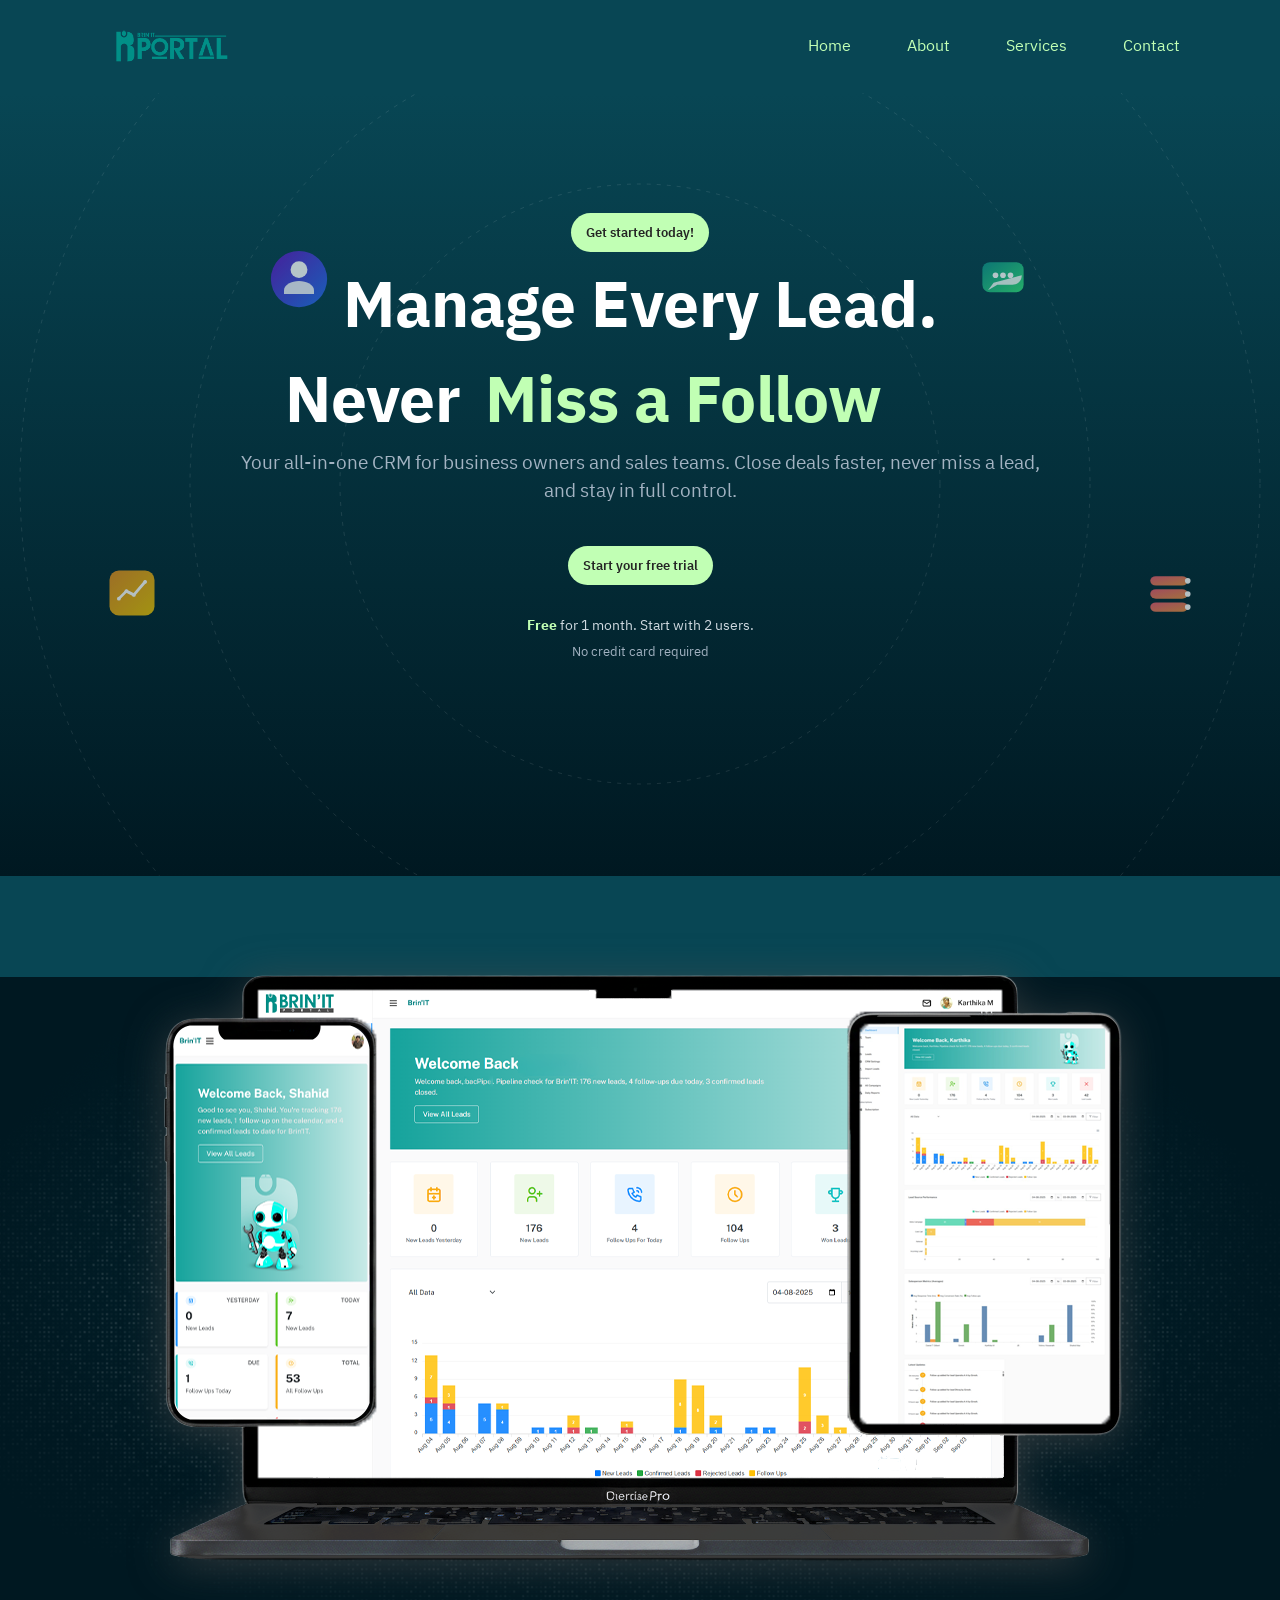
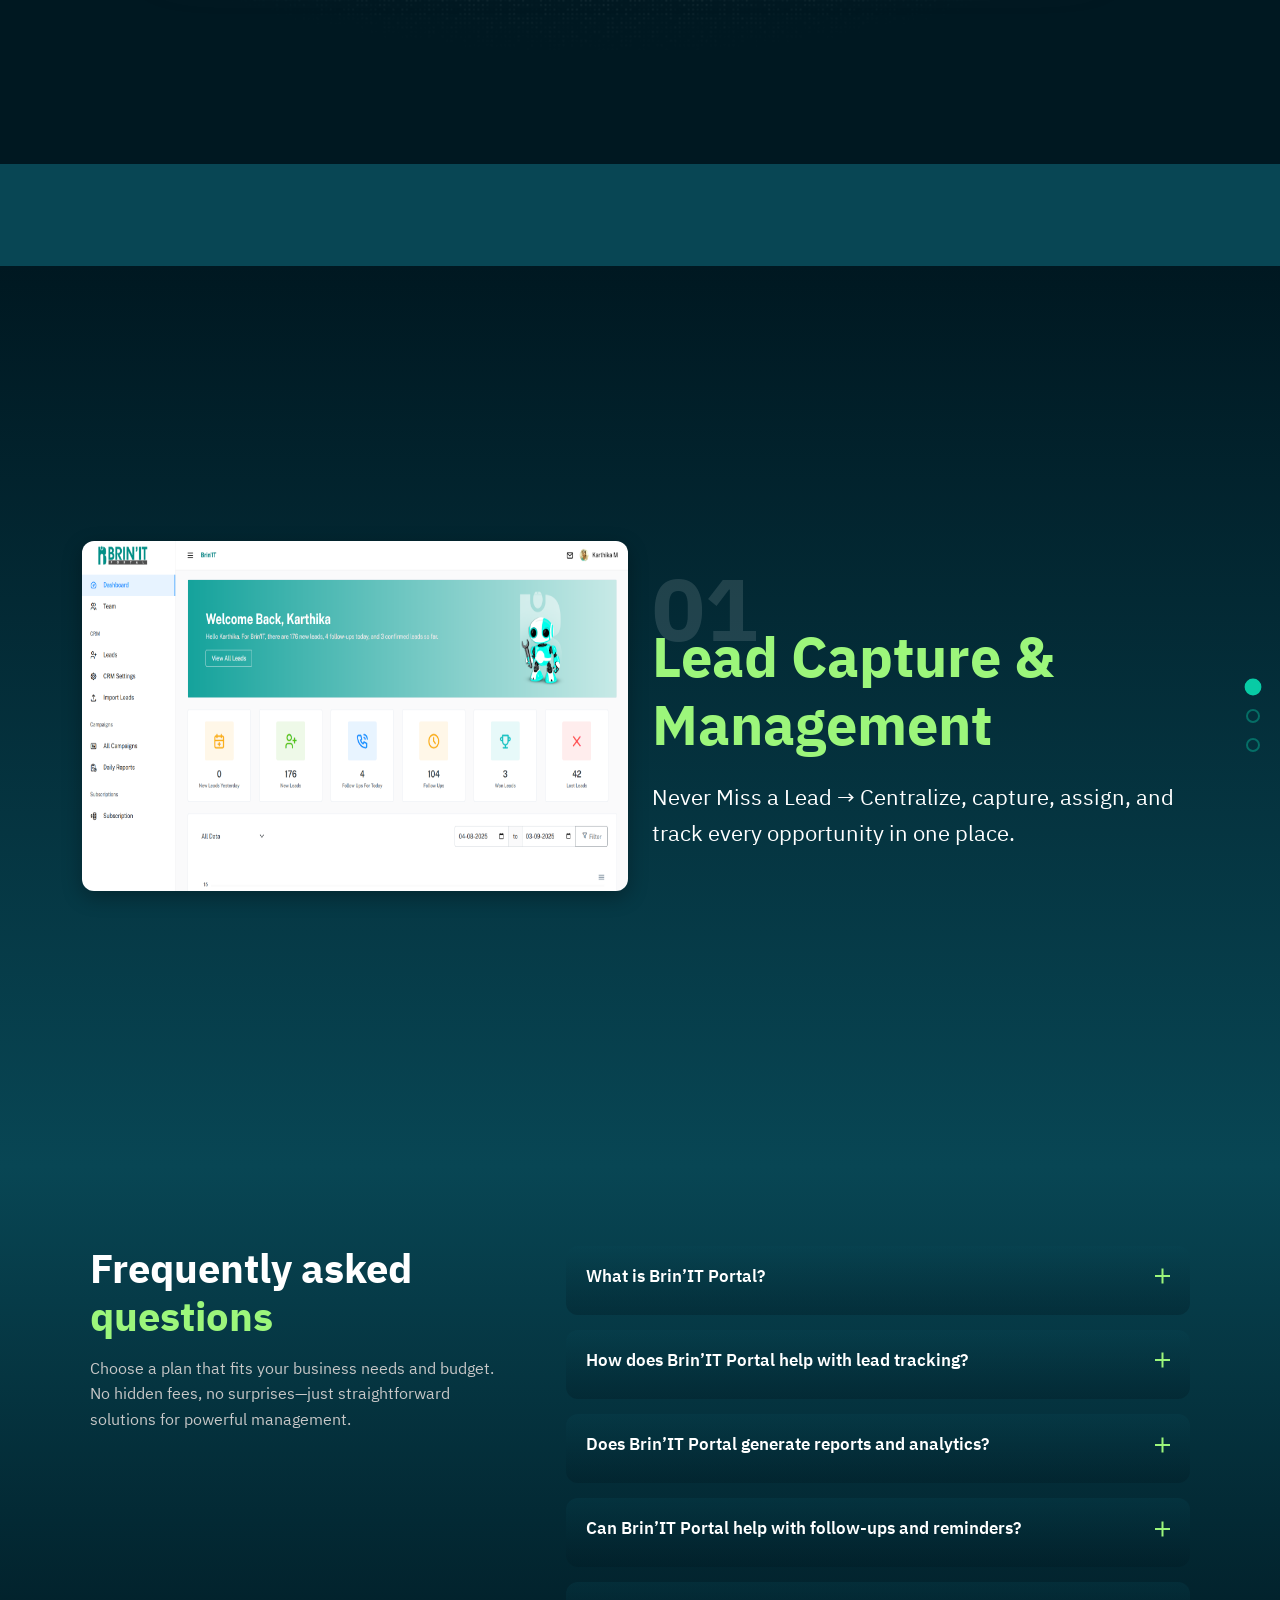
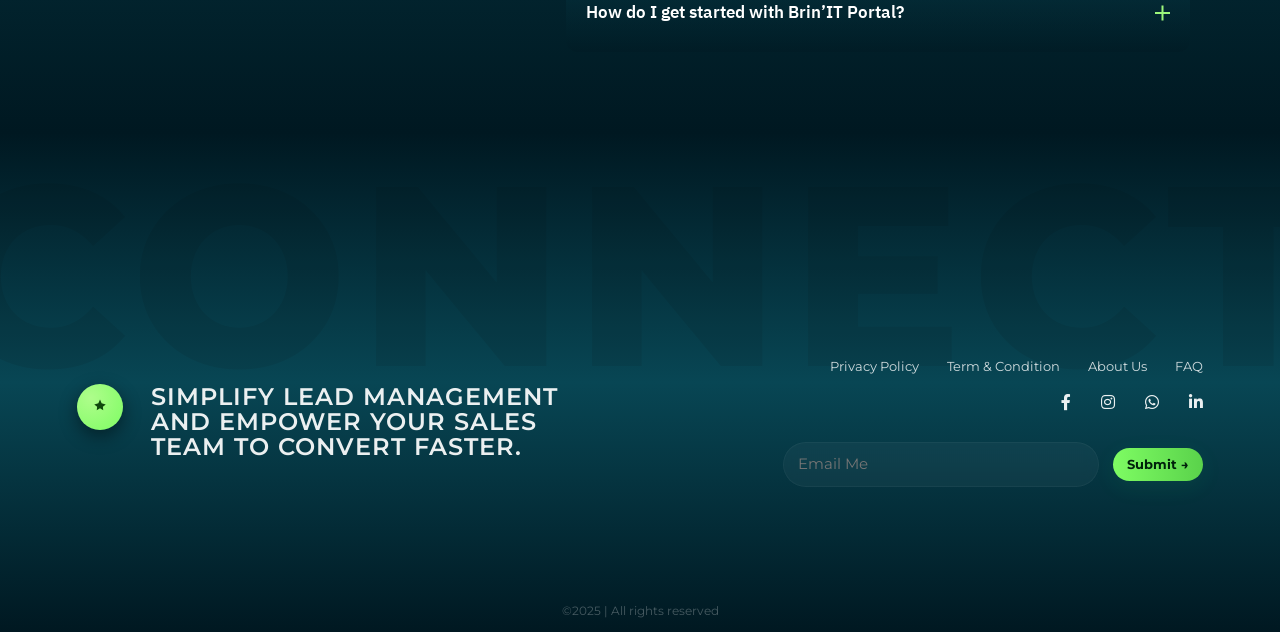
<file: index.html>
<!DOCTYPE html>
<html lang="en">

<head>
    <meta charset="UTF-8" />
    <meta name="viewport" content="width=device-width, initial-scale=1.0" />
    <title>portal</title>

    <link href="https://cdn.jsdelivr.net/npm/bootstrap@5.3.3/dist/css/bootstrap.min.css" rel="stylesheet">
    <link rel="stylesheet" href="assets/css/navfoot.css">
    <link rel="stylesheet" href="assets/css/style.css">
    <link rel="stylesheet" href="https://cdnjs.cloudflare.com/ajax/libs/font-awesome/5.15.4/css/all.min.css">
    <link href="https://fonts.googleapis.com/css2?family=IBM+Plex+Sans+Arabic:wght@400;500;600;700&display=swap"
        rel="stylesheet">
    <link href="https://fonts.googleapis.com/css2?family=Poly:ital@0;1&display=swap" rel="stylesheet">


</head>

<body>
    <div id="navbar"></div>
    <div class="hero">
        <div class="circle-bg">
            <svg viewBox="0 0 1400 1400">
                <circle cx="700" cy="700" r="300"></circle>
                <circle cx="700" cy="700" r="450"></circle>
                <circle cx="700" cy="700" r="620"></circle>
            </svg>
        </div>
<!-- Floating Premium CRM Icons -->
<div class="floating-icons">

  <!-- Contacts / User -->
  <svg class="icon1" viewBox="0 0 64 64">
    <defs>
      <linearGradient id="grad1" x1="0%" y1="0%" x2="100%" y2="100%">
        <stop offset="0%" stop-color="#6a11cb"/>
        <stop offset="100%" stop-color="#2575fc"/>
      </linearGradient>
    </defs>
    <circle cx="32" cy="32" r="30" fill="url(#grad1)" opacity="0.9"/>
    <circle cx="32" cy="22" r="9" fill="#fff"/>
    <path d="M16 44c0-6 8-10 16-10s16 4 16 10v4H16z" fill="#fff" opacity="0.9"/>
  </svg>

  <!-- Chat / Messages -->
  <svg class="icon2" viewBox="0 0 64 64">
    <defs>
      <linearGradient id="grad2" x1="0%" y1="0%" x2="100%" y2="100%">
        <stop offset="0%" stop-color="#11998e"/>
        <stop offset="100%" stop-color="#38ef7d"/>
      </linearGradient>
    </defs>
    <rect x="10" y="14" width="44" height="32" rx="8" fill="url(#grad2)" opacity="0.9"/>
    <path d="M22 36l-6 8 10-6h16c6 0 10-4 10-10" fill="#fff" opacity="0.9"/>
    <circle cx="24" cy="28" r="3" fill="#fff"/>
    <circle cx="32" cy="28" r="3" fill="#fff"/>
    <circle cx="40" cy="28" r="3" fill="#fff"/>
  </svg>

  <!-- Analytics / Dashboard -->
  <svg class="icon3" viewBox="0 0 64 64">
    <defs>
      <linearGradient id="grad3" x1="0%" y1="0%" x2="100%" y2="100%">
        <stop offset="0%" stop-color="#f7971e"/>
        <stop offset="100%" stop-color="#ffd200"/>
      </linearGradient>
    </defs>
    <rect x="8" y="8" width="48" height="48" rx="10" fill="url(#grad3)" opacity="0.9"/>
    <polyline points="18,38 26,30 34,34 46,20" 
      fill="none" stroke="#fff" stroke-width="3" stroke-linecap="round" stroke-linejoin="round"/>
    <circle cx="18" cy="38" r="2" fill="#fff"/>
    <circle cx="26" cy="30" r="2" fill="#fff"/>
    <circle cx="34" cy="34" r="2" fill="#fff"/>
    <circle cx="46" cy="20" r="2" fill="#fff"/>
  </svg>

  <!-- Pipeline / Deals -->
  <svg class="icon5" viewBox="0 0 64 64">
    <defs>
      <linearGradient id="grad5" x1="0%" y1="0%" x2="100%" y2="100%">
        <stop offset="0%" stop-color="#fc6076"/>
        <stop offset="100%" stop-color="#ff9a44"/>
      </linearGradient>
    </defs>
    <rect x="12" y="14" width="40" height="10" rx="6" fill="url(#grad5)" opacity="0.9"/>
    <rect x="12" y="28" width="40" height="10" rx="6" fill="url(#grad5)" opacity="0.9"/>
    <rect x="12" y="42" width="40" height="10" rx="6" fill="url(#grad5)" opacity="0.9"/>
    <circle cx="52" cy="19" r="3" fill="#fff"/>
    <circle cx="52" cy="33" r="3" fill="#fff"/>
    <circle cx="52" cy="47" r="3" fill="#fff"/>
  </svg>
</div>
        <div class="hero-content">
            <button class="btn mb-3">Get started today!</button>
            <h1>Manage Every Lead.</h1>
            <div class="typewriter">
                <span class="fixed">Never </span>
                <span id="changing-text"></span>
                <span class="cursor"></span>
            </div>
            <p>Your all-in-one CRM for business owners and sales teams. Close deals faster, never miss a lead, and stay
                in full control.</p>
            <button class="btn">Start your free trial</button>
            <div class="trust"><span style="color: rgb(193 255 180); font-weight: bold;"> Free </span>for 1 month. Start
                with 2 users.</div>
            <p class="credit">No credit card required</p>
        </div>
    </div>
<!-- about section -->
<section class="about-section">
  <div class="about-bubbles"></div> <!-- renamed to avoid conflict -->

  <div class="container about-container text-center">
    <!-- <div class="about-text">
      <h2>Why Choose <span>crm</span> ?</h2>
      <p>Lexend is designed to simplify your business operations, enhance team collaboration, and boost sales
        efficiency. </p>
    </div> -->
    <div class="about-image">
      <img src="assets/images/Generated New.png" alt="About Lexend">
    </div>
  </div>
</section>
    <!-- feature slider section -->
    <div class="section1" id="sliderSection">
        <!-- Slide 1 -->
        <div class="slide active">
            <div class="container">
                <div class="row align-items-center">
                    <div class="col-md-6 text-center"><img src="assets/images/Screenshot 2025-09-03 160612.png"
                            alt="Step 1"></div>
                    <div class="col-md-6 content">
                        <h1>01</h1>
                        <h2>Lead Capture & Management</h2>
                        <p>Never Miss a Lead → Centralize, capture, assign, and track every opportunity in one place.
                        </p>
                    </div>
                </div>
            </div>
        </div>
        <!-- Slide 2 -->
        <div class="slide">
            <div class="container">
                <div class="row align-items-center">
                     <div class="col-md-6 text-center"><img src="assets/images/Screenshot 2025-09-03 160612.png" alt="Step 2"></div>
                    <div class="col-md-6 content">
                        <h1>02</h1>
                        <h2>Pipeline Tracking</h2>
                        <p>Visual Sales Flow → Drag-and-drop deals through stages. See progress instantly.</p>
                    </div>
                </div>
            </div>
        </div>
        <!-- Slide 3 -->
        <div class="slide">
            <div class="container">
                <div class="row align-items-center">
                     <div class="col-md-6 text-center"><img src="assets/images/Screenshot 2025-09-03 160612.png" alt="Step 3"></div>
                    <div class="col-md-6 content">
                        <h1>03</h1>
                        <h2>Contact Management</h2>
                        <p>Every Contact, Always Ready → All customer & lead details in one organized place.</p>
                    </div>
                </div>
            </div>
        </div>
        <!-- Slide 4 -->
        <div class="slide">
            <div class="container">
                <div class="row align-items-center">
                     <div class="col-md-6 text-center"><img src="assets/images/Screenshot 2025-09-03 160612.png" alt="Step 4"></div>
                    <div class="col-md-6 content">
                        <h1>04</h1>
                        <h2>Analytics & Reporting</h2>
                        <p>Insights That Matter → Real-time dashboards + daily performance insights.</p>
                    </div>
                </div>
            </div>
        </div>
        <!-- Slide 5 -->
        <div class="slide">
            <div class="container">
                <div class="row align-items-center">
                    <div class="col-md-6 text-center"><img src="assets/images/Screenshot 2025-09-03 160612.png" alt="Step 5"></div>
                    <div class="col-md-6 content">
                        <h1>05</h1>
                        <h2>Daily Admin Reports</h2>
                        <p>Full Control → Yesterday’s sales summary delivered straight to your admin dashboard.</p>
                    </div>
                </div>
            </div>
        </div>
        <!-- Slide 6 -->
        <div class="slide">
            <div class="container">
                <div class="row align-items-center">
                    <div class="col-md-6 text-center"><img src="assets/images/Screenshot 2025-09-03 160612.png" alt="Step 6"></div>
                    <div class="col-md-6 content">
                        <h1>06</h1>
                        <h2>Follow-Up Scheduling</h2>
                        <p>Always On Time → Schedule calls & tasks with auto reminders built-in.</p>
                    </div>
                </div>
            </div>
        </div>
        <!-- Slide 7 -->
        <div class="slide">
            <div class="container">
                <div class="row align-items-center">
                     <div class="col-md-6 text-center"><img src="assets/images/Screenshot 2025-09-03 160612.png"alt="Step 7"></div>
                    <div class="col-md-6 content">
                        <h1>07</h1>
                        <h2>Smart Alerts</h2>
                        <p>Stay Ahead → Notifications ping you before calls, meetings, and follow-ups.</p>
                    </div>
                </div>
            </div>
        </div>
        <!-- Slide 8 -->
        <div class="slide">
            <div class="container">
                <div class="row align-items-center">
                     <div class="col-md-6 text-center"><img src="assets/images/Screenshot 2025-09-03 160612.png" alt="Step 8"></div>
                    <div class="col-md-6 content">
                        <h1>08</h1>
                        <h2>Team Collaboration</h2>
                        <p>Built for Teams → Start with 2 users. Assign leads, share notes, and close deals faster
                            together.</p>
                    </div>
                </div>
            </div>
        </div>
        <!-- Slide 9 -->
        <div class="slide">
            <div class="container">
                <div class="row align-items-center">
                     <div class="col-md-6 text-center"><img src="assets/images/Screenshot 2025-09-03 160612.png" alt="Step 9"></div>
                    <div class="col-md-6 content">
                        <h1>09</h1>
                        <h2>Free Trial & Upgrade Path</h2>
                        <p>Risk-Free Start → 1-month free trial. Simple per-user pricing makes it easy to grow your
                            team.</p>
                    </div>
                </div>
            </div>
        </div>
        <!-- Slide 10 -->
        <div class="slide">
            <div class="container">
                <div class="row align-items-center">
                    <div class="col-md-6 text-center"><img src="assets/images/Screenshot 2025-09-03 160612.png" alt="Step 10">
                    </div>
                    <div class="col-md-6 content">
                        <h1>10</h1>
                        <h2>Conversion-Focused Features</h2>
                        <p>Sell Smarter → Track win/loss %, measure team performance, and see where your best leads come
                            from.</p>
                    </div>
                </div>
            </div>
        </div>

        <div class="indicators" id="indicators"></div>
    </div>

      <!-- FAQ Section -->
  <section class="faq-section">
    <div class="faq-container">
      <!-- Left side -->
      <div class="faq-left">
        <h2>Frequently asked <br><span>questions</span></h2>
        <p>
          Choose a plan that fits your business needs and budget. No hidden fees, 
          no surprises—just straightforward solutions for powerful management.
        </p>
      </div>

      <!-- Right side -->
      <div class="faq-right">
        <div class="faq-item">
          <div class="faq-question">
           What is Brin’IT Portal?
            <span class="faq-toggle"></span>
          </div>
          <div class="faq-answer">
           Brin’IT Portal is a smart sales CRM that helps businesses organize, track, and convert every lead. Say goodbye to messy spreadsheets and lost deals, and keep your sales pipeline under control.

          </div>
        </div>

        <div class="faq-item">
          <div class="faq-question">
           How does Brin’IT Portal help with lead tracking?
            <span class="faq-toggle"></span>
          </div>
          <div class="faq-answer">
           Brin’IT Portal automatically tracks every lead, records follow-ups, and monitors deal progress in real time. You get complete visibility into your sales funnel and never miss an opportunity again.

          </div>
        </div>

        <div class="faq-item">
          <div class="faq-question">
           Does Brin’IT Portal generate reports and analytics?

            <span class="faq-toggle"></span>
          </div>
          <div class="faq-answer">
            Yes! The portal provides detailed sales analytics, performance reports, and conversion insights, helping you make data-driven decisions to grow your revenue.

          </div>
        </div>

        <div class="faq-item">
          <div class="faq-question">
          Can Brin’IT Portal help with follow-ups and reminders?

            <span class="faq-toggle"></span>
          </div>
          <div class="faq-answer">
           Definitely! Brin’IT Portal sends automated reminders for follow-ups, ensuring you engage every lead at the right time, improving conversions without extra effort.

          </div>
        </div>

          <div class="faq-item">
          <div class="faq-question">
           How do I get started with Brin’IT Portal?


            <span class="faq-toggle"></span>
          </div>
          <div class="faq-answer">
           Getting started is easy! Sign up on our website, import your leads, and start tracking and managing your deals instantly. Our intuitive dashboard makes onboarding quick and simple.

          </div>
        </div>

      </div>
    </div>
  </section>

    <div id="footer"></div>

    <script src="assets/js/navfoot.js"></script>
    <script src="assets/js/style.js"></script>
    <script src="https://cdn.jsdelivr.net/npm/bootstrap@5.3.3/dist/js/bootstrap.bundle.min.js"></script>
</body>

</html>
</file>
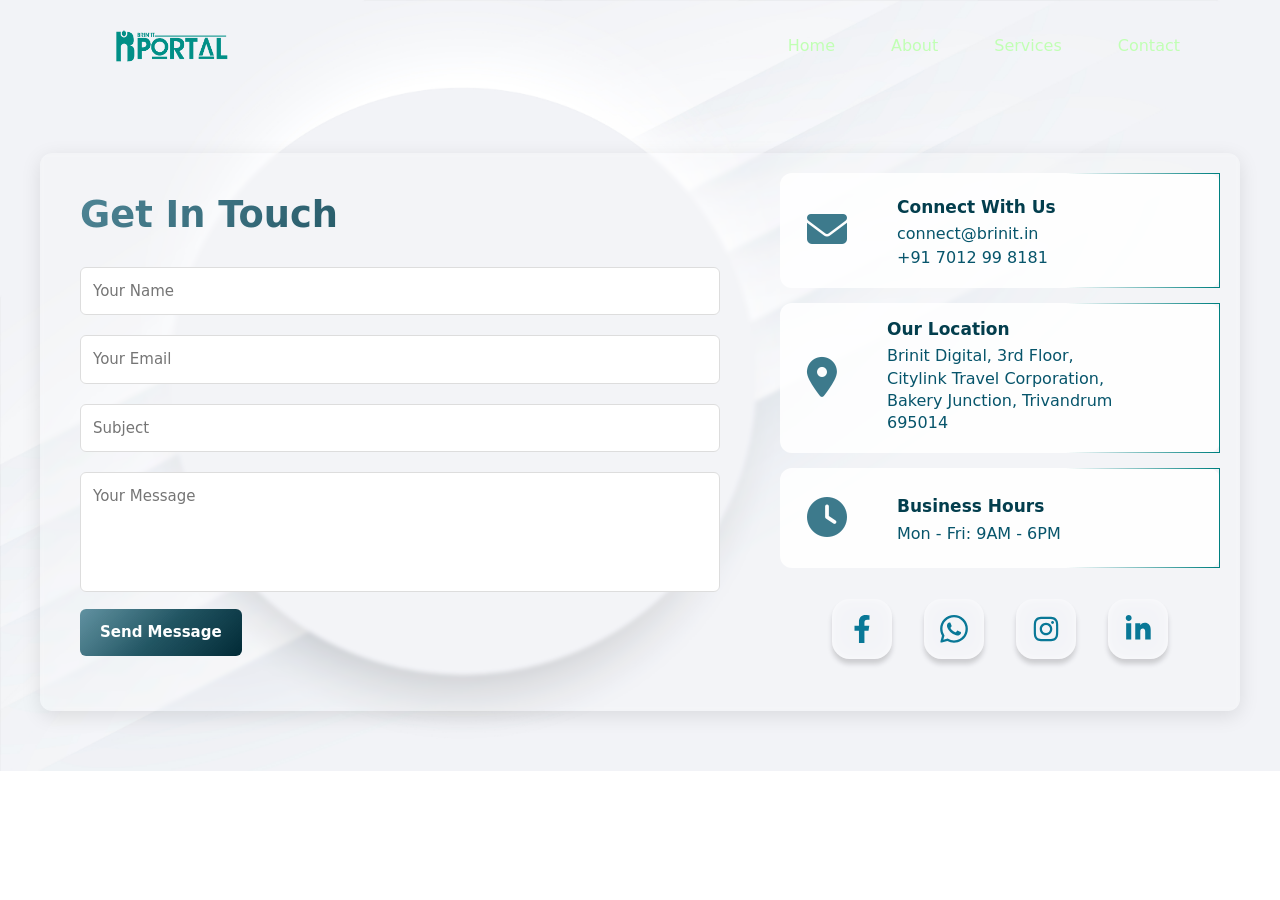
<file: contact.html>
<!DOCTYPE html>
<html lang="en">
<head>
    <meta charset="UTF-8">
    <meta name="viewport" content="width=device-width, initial-scale=1.0">
    <title>Contact</title>
    <link rel="stylesheet" href="assets/css/contact.css">
   
    <link href="https://fonts.googleapis.com/css2?family=Playfair+Display:ital,wght@0,400..900;1,400..900&display=swap"
        rel="stylesheet">
    <link rel="stylesheet" href="https://cdnjs.cloudflare.com/ajax/libs/font-awesome/6.5.0/css/all.min.css" />
    <link href="https://cdn.jsdelivr.net/npm/bootstrap@5.3.6/dist/css/bootstrap.min.css" rel="stylesheet"/>
     <link rel="stylesheet" href="assets/css/navfoot.css">
</head>

<body>
    <div id="navbar"></div>
    <section class="brinit-contact-section">
        <div class="brinit-contact-container">
            <!-- Left Side Form -->
            <div class="brinit-contact-form">
                <h2>Get In Touch</h2>
                <form>
                    <input type="text" placeholder="Your Name" required>
                    <input type="email" placeholder="Your Email" required>
                    <input type="text" placeholder="Subject" required>
                    <textarea placeholder="Your Message" required></textarea>
                    <button type="submit">Send Message</button>
                </form>
            </div>

            <!-- Right Side Info Boxes -->
            <div class="brinit-contact-info">
                <div class="brinit-info-box">
                    <div class="brinit-icon ms-2"><i class="fa-solid fa-envelope"></i></div>
                    <div class="brinit-info-content pt-2">
                        <h3>Connect With Us</h3>
                        <p>connect@brinit.in</p>
                        <p>+91 7012 99 8181</p>
                    </div>
                </div>
                <div class="brinit-info-box">
                    <div class="brinit-icon ms-2"><i class="fa-solid fa-location-dot"></i></div>
                    <div class="brinit-info-content">
                        <h3>Our Location</h3>
                        <p>Brinit Digital, 3rd Floor,<br>Citylink Travel Corporation,<br>Bakery Junction,
                            Trivandrum<br>695014</p>
                    </div>
                </div>
                <div class="brinit-info-box">
                    <div class="brinit-icon ms-2"><i class="fa-solid fa-clock"></i></div>
                    <div class="brinit-info-content pt-2">
                        <h3>Business Hours</h3>
                        <p>Mon - Fri: 9AM - 6PM</p>
                    </div>
                </div>

                <!-- Social icons -->
                <div class="brinit-social-card">
                    <ul>
                        <li class="brinit-iso">
                            <span></span>
                            <span></span>
                            <span></span>
                            <a href="https://www.facebook.com/people/Brinit-digital/61553330863885/" target="_blank">
                                <svg viewBox="0 0 320 512" xmlns="http://www.w3.org/2000/svg" class="brinit-svg" >
                                    <path
                                        d="M279.14 288l14.22-92.66h-88.91v-60.13c0-25.35 12.42-50.06 52.24-50.06h40.42V6.26S260.43 0 225.36 0c-73.22 0-121.08 44.38-121.08 124.72v70.62H22.89V288h81.39v224h100.17V288z">
                                    </path>
                                </svg></a>
                            <div class="brinit-social-text">Facebook</div>
                        </li>

                        <li class="brinit-iso">
                            <span></span>
                            <span></span>
                            <span></span>
                            <a href="">
                                <svg class="brinit-svg"  xmlns="http://www.w3.org/2000/svg" width="16" height="16"
                                    fill="currentColor" class="bi bi-whatsapp" viewBox="0 0 16 16">
                                    <path
                                        d="M13.601 2.326A7.85 7.85 0 0 0 7.994 0C3.627 0 .068 3.558.064 7.926c0 1.399.366 2.76 1.057 3.965L0 16l4.204-1.102a7.9 7.9 0 0 0 3.79.965h.004c4.368 0 7.926-3.558 7.93-7.93A7.9 7.9 0 0 0 13.6 2.326zM7.994 14.521a6.6 6.6 0 0 1-3.356-.92l-.24-.144-2.494.654.666-2.433-.156-.251a6.56 6.56 0 0 1-1.007-3.505c0-3.626 2.957-6.584 6.591-6.584a6.56 6.56 0 0 1 4.66 1.931 6.56 6.56 0 0 1 1.928 4.66c-.004 3.639-2.961 6.592-6.592 6.592m3.615-4.934c-.197-.099-1.17-.578-1.353-.646-.182-.065-.315-.099-.445.099-.133.197-.513.646-.627.775-.114.133-.232.148-.43.05-.197-.1-.836-.308-1.592-.985-.59-.525-.985-1.175-1.103-1.372-.114-.198-.011-.304.088-.403.087-.088.197-.232.296-.346.1-.114.133-.198.198-.33.065-.134.034-.248-.015-.347-.05-.099-.445-1.076-.612-1.47-.16-.389-.323-.335-.445-.34-.114-.007-.247-.007-.38-.007a.73.73 0 0 0-.529.247c-.182.198-.691.677-.691 1.654s.71 1.916.81 2.049c.098.133 1.394 2.132 3.383 2.992.47.205.84.326 1.129.418.475.152.904.129 1.246.08.38-.058 1.171-.48 1.338-.943.164-.464.164-.86.114-.943-.049-.084-.182-.133-.38-.232" />
                                </svg>
                            </a>
                            <div class="brinit-social-text">WhatsApp</div>
                        </li>

                        <li class="brinit-iso">
                            <span></span>
                            <span></span>
                            <span></span>
                            <a href="https://www.instagram.com/brinit.in/?igsh=MTlvcjUwd3B2bDlhOQ%3D%3D#"
                                target="_blank">
                                <svg class="brinit-svg"  xmlns="http://www.w3.org/2000/svg" viewBox="0 0 448 512">
                                    <path
                                        d="M224.1 141c-63.6 0-114.9 51.3-114.9 114.9s51.3 114.9 114.9 114.9S339 319.5 339 255.9 287.7 141 224.1 141zm0 189.6c-41.1 0-74.7-33.5-74.7-74.7s33.5-74.7 74.7-74.7 74.7 33.5 74.7 74.7-33.6 74.7-74.7 74.7zm146.4-194.3c0 14.9-12 26.8-26.8 26.8-14.9 0-26.8-12-26.8-26.8s12-26.8 26.8-26.8 26.8 12 26.8 26.8zm76.1 27.2c-1.7-35.9-9.9-67.7-36.2-93.9-26.2-26.2-58-34.4-93.9-36.2-37-2.1-147.9-2.1-184.9 0-35.8 1.7-67.6 9.9-93.9 36.1s-34.4 58-36.2 93.9c-2.1 37-2.1 147.9 0 184.9 1.7 35.9 9.9 67.7 36.2 93.9s58 34.4 93.9 36.2c37 2.1 147.9 2.1 184.9 0 35.9-1.7 67.7-9.9 93.9-36.2 26.2-26.2 34.4-58 36.2-93.9 2.1-37 2.1-147.8 0-184.8zM398.8 388c-7.8 19.6-22.9 34.7-42.6 42.6-29.5 11.7-99.5 9-132.1 9s-102.7 2.6-132.1-9c-19.6-7.8-34.7-22.9-42.6-42.6-11.7-29.5-9-99.5-9-132.1s-2.6-102.7 9-132.1c7.8-19.6 22.9-34.7 42.6-42.6 29.5-11.7 99.5-9 132.1-9s102.7-2.6 132.1 9c19.6 7.8 34.7 22.9 42.6 42.6 11.7 29.5 9 99.5 9 132.1s2.7 102.7-9 132.1z">
                                    </path>
                                </svg>
                            </a>
                            <div class="brinit-social-text">Instagram</div>
                        </li>

                        <li class="brinit-iso">
                            <span></span>
                            <span></span>
                            <span></span>
                            <a href="">
                                <svg class="brinit-svg"  xmlns="http://www.w3.org/2000/svg" viewBox="0 0 448 512">
                                    <path d="M100.28 448H7.4V148.9h92.88V448zM53.79 108.1c-29.7 
        0-53.8-24.6-53.8-54.3 0-29.7 24.1-53.8 53.8-53.8 
        29.7 0 53.8 24.1 53.8 53.8 0 29.7-24.1 54.3-53.8 
        54.3zM447.9 448h-92.4V304.1c0-34.3-12.3-57.7-43-57.7 
        -23.4 0-37.3 15.8-43.4 31.1-2.2 5.4-2.9 12.9-2.9 
        20.4V448h-92.5V148.9h92.5v40.8c12.3-19 
        34.3-46.1 83.5-46.1 60.9 0 106.7 39.7 
        106.7 125.2V448z" />
                                </svg>
                            </a>
                            <div class="brinit-social-text">LinkedIn</div>
                        </li>
                    </ul>
                </div>
            </div>
        </div>
    </section>

    <script src="assets/js/navfoot.js"></script>
    <script src="https://cdn.jsdelivr.net/npm/bootstrap@5.3.3/dist/js/bootstrap.bundle.min.js"></script>

</body>

</html>
</file>
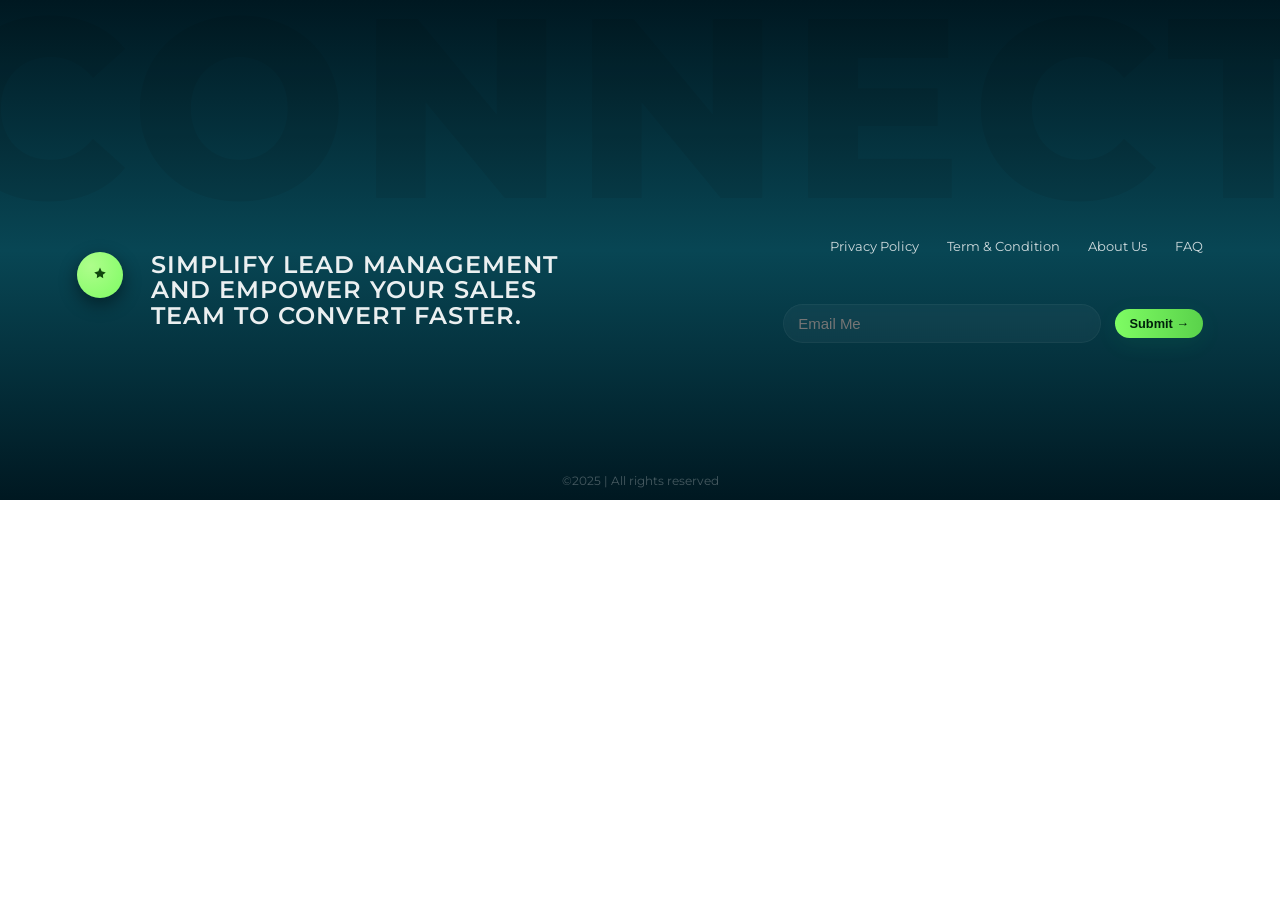
<file: footer.html>
<!DOCTYPE html>
<html lang="en">

<head>
    <meta charset="utf-8" />
    <meta name="viewport" content="width=device-width,initial-scale=1" />
    <title>Connect Footer (MORF style)</title>
    <link href="https://fonts.googleapis.com/css2?family=Montserrat:wght@300;400;600;800&display=swap" rel="stylesheet">
    <style>
        :root {
            --accent: #7efc63;
            /* bright green */
            --accent-dark: #5ad24b;
            --bg1: #084654;
            /* user provided */
            --bg2: #001821;
            /* user provided */
            --text: rgba(255, 255, 255, 0.92);
        }

        * {
            box-sizing: border-box
        }

        html,
        body {
            height: 100%;
            margin: 0;
            
        }

        /* Outer footer area */
        .footer-wrap {
            min-height: 500px;
            display: flex;
            align-items: center;
            justify-content: space-between;
            padding: 56px 6vw;
            background: linear-gradient(180deg, var(--bg2), var(--bg1), var(--bg2));
            color: var(--text);
            position: relative;
            overflow: hidden;
            font-family: Montserrat, system-ui, -apple-system, "Segoe UI", Roboto, 'Helvetica Neue', Arial

        }

        /* Big faded background word */
        .bg-word {
            position: absolute;
            inset: 0 0 0 0;
            pointer-events: none;
            display: flex;
            align-items: flex-start;
            justify-content: center;
            font-weight: 800;
            font-size: clamp(120px, 20vw, 340px);
            color: rgba(0, 0, 0, 0.08);
            letter-spacing: 10px;
            transform: translateY(-10%);
            mix-blend-mode: multiply;
            user-select: none;
        }

        /* Left column */
        .left {
            width: min(48%, 720px);
            z-index: 2;
            display: flex;
            gap: 28px;
            align-items: flex-start;
            margin-top: 5rem;
        }

        .brand-dot {
            width: 46px;
            height: 46px;
            border-radius: 50%;
            background: radial-gradient(circle at 30% 30%, #aefd8b, var(--accent));
            display: flex;
            align-items: center;
            justify-content: center;
            flex-shrink: 0;
            box-shadow: 0 6px 18px rgba(0, 0, 0, 0.45);
        }

        .brand-dot svg {
            width: 20px;
            height: 20px;
            opacity: 0.95
        }

        .left h2 {
            font-weight: 600;
            margin: 0;
            color: var(--text);
            font-size: 1.5rem;
            line-height: 1.05;
            letter-spacing: 1px;
            text-transform: uppercase;
        }

        /* Right column */
        .right {
            width: min(44%, 520px);
            z-index: 2;
            display: flex;
            flex-direction: column;
            align-items: flex-end;
            gap: 18px;
            margin-top: 5rem;
        }

        .links {
            display: flex;
            gap: 28px;
            align-items: center;
            font-size: 13px;
            opacity: 0.95
        }

        .links a {
            color: rgba(255, 255, 255, 0.85);
            text-decoration: none
        }

        .socials {
            display: flex;
            gap: 30px;
            align-items: center
        }

        .socials a {
            opacity: 0.92;
            color: white;
            font-size: 1rem;
            text-decoration: none;
            display: inline-flex;
            align-items: center
        }
         .socials a:hover {
            color: var(--accent);
         }

        /* Email form */
        .email-wrap {
            display: flex;
            align-items: center;
            gap: 14px;
            margin-top: 14px;
            width: 100%;
            max-width: 420px
        }

        .email-input {
            flex: 1;
            padding: 10px 14px;
            border-radius: 28px;
            background: rgba(255, 255, 255, 0.04);
            border: 1px solid rgba(255, 255, 255, 0.04);
            color: rgba(255, 255, 255, 0.9);
            outline: none;
            font-size: 15px;
            backdrop-filter: blur(6px);
        }

        .submit-btn {
            border-radius: 28px;
            padding: 7px 14px;
            border: 0;
            background: linear-gradient(90deg, var(--accent), var(--accent-dark));
            color: #00210b;
            font-weight: 700;
            font-size: .8rem;
            cursor: pointer;
            box-shadow: 0 6px 24px rgba(46, 255, 110, 0.07);
            display: inline-flex;
            align-items: center;
            gap: 8px
        }

        .submit-btn:active {
            transform: translateY(1px)
        }

        /* Footer tiny text */
        .copyright {
            position: absolute;
            bottom: 12px;
            left: 50%;
            transform: translateX(-50%);
            font-size: 12px;
            color: rgba(255, 255, 255, 0.271);
            z-index: 2
        }

        .footer {
            position: relative;
            background: linear-gradient(#084654, #001821);
            color: #fff;
            padding: 80px 40px 40px;
            text-align: center;
            overflow: hidden;
            /* prevents white space below */
        }

        .particle {
            position: absolute;
            border-radius: 50%;
            background: linear-gradient(180deg, #9be86a, #55ff99);
            opacity: 0.9;
            will-change: transform, opacity;
            animation: rise var(--dur) linear infinite;
            /* Use custom start/end positions for vertical travel */
            top: var(--start-top, 0%);
        }

        @keyframes rise {
            0% {
                top: var(--start-top, 0%);
                opacity: 0;
            }

            10% {
                opacity: 0.4;
            }

            80% {
                opacity: 0.4;
            }

            100% {
                top: var(--end-top, 100%);
                opacity: 0;
            }
        }



        /* Responsive tweaks */
        @media (max-width:900px) {
            .footer-wrap {
                padding: 40px 6vw
            }

            .left {
                width: 60%
            }

            .right {
                width: 40%;
                align-items: flex-end
            }

            .bg-word {
                font-size: clamp(80px, 28vw, 260px);
            }
        }

        @media (max-width:700px) {
            .footer-wrap {
                padding: 28px 4vw;
                min-height: 520px;
                align-items: flex-start
            }

            .left {
                width: 100%;
            }

            .right {
                width: 100%;
                align-items: flex-start;
                margin-top: 30px
            }

            .links {
                justify-content: flex-start
            }

            .bg-word {
                font-size: clamp(80px, 40vw, 180px);
                transform: translateY(-5%);
                opacity: 0.9
            }

            .copyright {
                display: none
            }
        }
    </style>
</head>

<body>
    <footer class="footer-wrap">
        <div class="bg-word">CONNECT</div>

        <div class="left">
            <div class="brand-dot" aria-hidden>
                <!-- simple star svg inside dot -->
                <svg viewBox="0 0 24 24" fill="none" xmlns="http://www.w3.org/2000/svg" aria-hidden>
                    <path d="M12 3l1.95 4.5L18.9 9l-3.45 2.55L15.9 16 12 13.5 8.1 16l.45-4.45L5.1 9l4.95-1.5L12 3z"
                        fill="#003300" opacity="0.95" />
                </svg>
            </div>
            <div>
                <h2>Simplify lead management and empower your sales team to convert faster.</h2>
            </div>
        </div>
        <div class="particles" aria-hidden></div>
        <div class="right">
            <nav class="links" aria-label="footer links">
                <a href="#">Privacy Policy</a>
                <a href="#">Term &amp; Condition</a>
                <a href="#">About Us</a>
                <a href="#">FAQ</a>
            </nav>

         <div class="socials" aria-hidden="true">
    <a href="#" title="facebook" aria-label="facebook">
        <i class="fab fa-facebook-f"></i>
    </a>
    <a href="#" title="instagram" aria-label="instagram">
        <i class="fab fa-instagram"></i>
    </a>
    <a href="#" title="whatsapp" aria-label="whatsapp">
        <i class="fab fa-whatsapp"></i>
    </a>
    <a href="#" title="linkedin" aria-label="linkedin">
        <i class="fab fa-linkedin-in"></i>
    </a>
</div>


            <form class="email-wrap" onsubmit="return false;">
                <input class="email-input" placeholder="Email Me" aria-label="email" />
                <button class="submit-btn">Submit →</button>
            </form>
        </div>



        <div class="copyright">©2025 | All rights reserved</div>
    </footer>

   
</body>

</html>
</file>
<file: assets/css/navfoot.css>
/* navbar style */
 .navbar {
      transition: all 0.4s ease;
      padding: 1rem 5rem;
      z-index: 1100; /* keep navbar always above blur */
    }

    .navbar.transparent {
      background: transparent;
    }

    .navbar-nav .nav-link {
      color: rgb(193 255 180) !important;
    }
    .navbar-nav {
        gap: 2.5rem !important;
    }

    /* Blur overlay (only page, not navbar) */
    .blur-overlay {
      position: fixed;
      top: 0;
      left: 0;
      width: 100%;
      height: 100vh;
      background: rgba(0, 0, 0, 0.2);
      backdrop-filter: blur(5px);
      opacity: 0;
      pointer-events: none;
      transition: opacity 0.3s ease;
      z-index: 998;
    }
    .blur-overlay.active {
      opacity: 1;
      pointer-events: auto;
    }

    /* Fullscreen mobile menu */
    .mobile-menu {
      position: fixed;
      top: 0;
      right: -100%;
      width: 70%;
      height: 100vh;
      background: rgba(0, 0, 0, 0.267);
      /* background-image: url(assets/images/navbar-bg.png); */
      backdrop-filter: blur(10px);
      display: flex;
      flex-direction: column;
      align-items: center;
      justify-content: center;
      gap: 2rem;
      transition: right 0.5s ease;
      z-index: 999;
    }

    .mobile-menu.active {
      right: 0;
    }

    .mobile-menu .nav-link {
      font-size: 1.5rem;
      color: #D4AF37;
      transition: color 0.3s;
    }
    .mobile-menu .nav-link:hover {
      color: #fff;
    }

    /* Custom toggler icon */
    .navbar-toggler {
      border: none;
      background: none;
      z-index: 1001;
    }
    .navbar-toggler:focus {
      box-shadow: none;
    }

    .navbar-toggler-icon {
      width: 30px;
      height: 3px;
      background: #D4AF37;
      position: relative;
      display: block;
      transition: 0.4s;
    }
    .navbar-toggler-icon::before,
    .navbar-toggler-icon::after {
      content: "";
      position: absolute;
      width: 30px;
      height: 3px;
      background: #D4AF37;
      transition: 0.4s;
    }
    .navbar-toggler-icon::before {
      top: -8px;
    }
    .navbar-toggler-icon::after {
      top: 8px;
    }

    /* Change to X when active */
    .navbar-toggler.active .navbar-toggler-icon {
      background: transparent;
    }
    .navbar-toggler.active .navbar-toggler-icon::before {
      transform: rotate(45deg);
      top: 0;
    }
    .navbar-toggler.active .navbar-toggler-icon::after {
      transform: rotate(-45deg);
      top: 0;
    }

    @media (min-width: 992px) {
      .mobile-menu { display: none; }
      .blur-overlay { display: none; }
    }
</file>
<file: assets/css/style.css>
body {
            margin: 0;
            font-family: "PolySans", "IBM Plex Sans Arabic", sans-serif;
            background: #084654;
            color: white;
            overflow-x: hidden;
        }

        .hero {
            position: relative;
            text-align: center;
            padding: 120px 20px;
            overflow: hidden;
            height: 87vh;
            background: linear-gradient(#084654, #001821);
        }

        .circle-bg {
            position: absolute;
            top: 50%;
            left: 50%;
            transform: translate(-50%, -50%);
            z-index: 0;
        }

        .circle-bg svg {
            width: 1400px;
            height: 1400px;
            fill: none;
            stroke: rgba(255, 255, 255, 0.1);
            stroke-dasharray: 4 6;
        }

        .hero-content {
            position: relative;
            z-index: 2;
            max-width: 800px;
            margin: 0 auto;
        }

        .hero-content h1 {
            font-size: 4rem;
            font-weight: 800;
        }

        .typewriter {
            font-size: 4rem;
            font-weight: 800;
            color: rgb(193 255 180);
            display: flex;
            gap: 0.5rem;
            margin-left: 2.8rem;
        }

        .fixed {
            color: #fff;
            padding-right: 1rem;
        }

        .hero-content p {
            font-size: 1.2rem;
            color: #a3b3c2;
            margin-bottom: 40px;
        }

        .btn {
            background: rgb(193 255 180);
            color: #252525;
            border: none;
            padding: 10px 15px;
            border-radius: 50px;
            font-weight: 600;
            font-size: .8rem;
            cursor: pointer;
            transition: .3s;
        }

        .btn:hover {
            background: #9cf67b;
        }

        .trust {
            margin-top: 30px;
            font-size: .9rem;
            color: #cfd9e0;
        }

        .credit {
            font-size: .8rem !important;
            color: #4b5a67;
            margin-top: 5px;
        }

          /* Floating CRM icons */
  .floating-icons {
    position: absolute;
    top: 0;
    left: 0;
    width: 100%;
    height: 100%;
    pointer-events: none;
    z-index: 1;
  }

  .floating-icons svg {
    position: absolute;
    width: 60px;
    height: 60px;
    fill: #d3e4cd;
    opacity: 0.7;
    animation: float 6s ease-in-out infinite alternate;
  }

  /* Floating animation */
  @keyframes float {
    0% {
      transform: translateY(0) translateX(0) scale(1);
    }
    50% {
      transform: translateY(-20px) translateX(10px) scale(1.1);
    }
    100% {
      transform: translateY(0) translateX(0) scale(1);
    }
  }

  /* Different speeds and delays for natural feel */
  .icon1 { top: 20%; left: 21%; animation-duration: 7s; }
  .icon2 { top: 20%; left: 76%; animation-duration: 9s; animation-delay: 1s; }
  .icon3 { top: 60%; left: 8%; animation-duration: 8s; animation-delay: 2s; }
  /* .icon4 { top: 70%; left: 70%; animation-duration: 6s; animation-delay: 1.5s; } */
  .icon5 { top: 60%; left: 89%; animation-duration: 10s; animation-delay: 0.5s; }

/* about */
      .about-section {
  position: relative;
  overflow: hidden;
  background: url(../images/Bg\ New.png) no-repeat center; /* section background */
  padding: 80px 20px;
  height: 110vh;
}

.about-container {
  position: relative;
  z-index: 2; /* keeps content above bubbles */
}
.about-text h2{
    font-size: 2.5rem;
    font-weight: bold;
    margin-bottom: 15px;
    line-height: 1.2;
}
.about-text h2 span {
    color: #9cf67b;
}

.about-bubbles {
  position: absolute;
  inset: 0;
  z-index: 1;
  pointer-events: none;
  overflow: hidden;
}
.about-image {
  max-width: 100%;
  height: auto;
  border-radius: 12px;
  filter: drop-shadow(0px 6px 20px rgba(77, 75, 75, 0.61));
  
}

.bubble {
  position: absolute;
  bottom: -10px;
  width: 4px;
  height: 4px;
  background: white;
  border-radius: 50%;
  opacity: 0;
  animation: rise-bubble 5s linear infinite;
}

@keyframes rise-bubble {
  0% {
    transform: translateY(0) scale(0.5);
    opacity: 0;
  }
  20% {
    opacity: 1;
  }
  80% {
    opacity: 1;
  }
  100% {
    transform: translateY(-120vh) scale(1);
    opacity: 0;
  }
}

/* feature section */
        .section1 {
            position: relative;
            height: 100vh;
            display: flex;
            align-items: center;
            justify-content: center;
            overflow: hidden;
            background: linear-gradient(#001821, #084654);
        }

        .slide {
            position: absolute;
            top: 0;
            left: 0;
            height: 100%;
            width: 100%;
            opacity: 0;
            transform: translateY(50px);
            transition: all 0.8s ease-in-out;
            display: flex;
            align-items: center;
            padding: 40px;
        }

        .slide.active {
            opacity: 1;
            transform: translateY(0);
        }

        .slide img {
            width: 100%;
            max-width: 590px;
            height: 350px;
            border-radius: 12px;
            box-shadow: 0px 6px 20px rgba(0, 0, 0, 0.3);
        }

        .content h1 {
            font-size: 5.5rem;
            font-weight: 900;
            color: #ffffff1f;
        }

        .content h2 {
            font-size: 3.5rem;
            font-weight: 700;
            margin-bottom: 20px;
            color: #9cf67b;
            margin-top: -3rem;
        }

        .content p {
            font-size: 1.4rem;
            margin-bottom: 20px;
            line-height: 1.6;
        }

        .indicators {
            position: absolute;
            right: 20px;
            top: 50%;
            transform: translateY(-50%);
            display: flex;
            flex-direction: column;
            gap: 15px;
            z-index: 5;
        }

        .indicator {
            height: 14px;
            width: 14px;
            border: 2px solid #08cba5;
            border-radius: 50%;
            cursor: pointer;
            transition: all .3s;
            opacity: .4;
        }

        .indicator.active {
            background: #08cba5;
            transform: scale(1.2);
            opacity: 1;
        }


         /* FAQ Section */
    section.faq-section {
     background: linear-gradient(#084654,#001821);
      padding: 80px 20px;
    }

    .faq-container {
      max-width: 1100px;
      margin: 0 auto;
      display: flex;
      justify-content: space-between;
      align-items: flex-start;
      gap: 60px;
    }

    .faq-left {
      flex: 1;
    }

    .faq-left h2 {
      font-size: 2.5rem;
      font-weight: bold;
      margin-bottom: 15px;
      line-height: 1.2;
    }

    .faq-left h2 span {
      color: #9cf67b;
    }

    .faq-left p {
      font-size: 1rem;
      line-height: 1.6;
      color: #c7c7c7;
    }

    .faq-right {
      flex: 1.5;
      display: flex;
      flex-direction: column;
      gap: 15px;
    }

    .faq-item {
      background: linear-gradient(#08465446, #00182154);
      border-radius: 12px;
      padding: 18px 20px;
      cursor: pointer;
      transition: all 0.3s ease;
    }

    .faq-item:hover {
      background: linear-gradient(#0a5a6679, #001821);
    }

    .faq-question {
      display: flex;
      justify-content: space-between;
      align-items: center;
      font-weight: 600;
      font-size: 1.05rem;
    }

    .faq-toggle {
      position: relative;
      width: 15px;
      height: 15px;
      display: flex;
      align-items: center;
      justify-content: center;
      cursor: pointer;
    }

    .faq-toggle::before,
    .faq-toggle::after {
      content: '';
      position: absolute;
      width: 100%;
      height: 2px;
      background: #9cf67b;
      transition: all 0.3s ease-in-out;
    }

    .faq-toggle::before {
      transform: rotate(0deg);
    }

    .faq-toggle::after {
      transform: rotate(90deg);
    }

    .faq-item.active .faq-toggle::before {
      transform: rotate(45deg);
    }

    .faq-item.active .faq-toggle::after {
      transform: rotate(-45deg);
    }

    .faq-answer {
      max-height: 0;
      overflow: hidden;
      opacity: 0;
      transition: all 0.4s ease-in-out;
      margin-top: 8px;
      color: #c7c7c7;
      font-size: 0.95rem;
      line-height: 1.5;
    }

    .faq-item.active .faq-answer {
      max-height: 300px;
      opacity: 1;
    }

    @media (max-width: 768px) {
      .faq-container {
        flex-direction: column;
        gap: 40px;
      }
    }
</file>
<file: assets/css/contact.css>
body{
  background-image: url(../images/sl_032421_41660_03.jpg);
  background-repeat: no-repeat;
  background-size: cover;
}
.brinit-contact-section {
  padding: 60px 0;
  /* background: #f8f8f8; */
  /* background-image: url(../images/sl_032421_41660_03.jpg);
  background-repeat: no-repeat;
  background-size: cover; */
}

.brinit-contact-container {
  max-width: 1200px;
  width: 95%;
  margin: auto;
  display: grid;
  grid-template-columns: 1.5fr 1fr;
  border-radius: 12px;
  overflow: hidden;
  backdrop-filter: blur(2px);
  box-shadow: 0 5px 20px rgba(0, 0, 0, 0.1);
  background: #ffffff18;
}

/* Left Form */
.brinit-contact-form {
  padding: 40px;
}

.brinit-contact-form h2 {
  margin-bottom: 20px;
  background: linear-gradient(135deg, #07556bb2, #033e4dde, #012A36);
  -webkit-background-clip: text;
  -webkit-text-fill-color: transparent;
  font-weight: bold;
  font-size: 2.3rem;
}

.brinit-contact-form input,
.brinit-contact-form textarea {
  width: 100%;
  padding: 12px;
  margin: 10px 0;
  border: 1px solid #ddd;
  border-radius: 6px;
  font-size: 15px;
  transition: all 0.3s ease;
}

.brinit-contact-form input:focus,
.brinit-contact-form textarea:focus {
  border: 2px solid teal;
  outline: none;
  box-shadow: 0 0 8px rgba(0, 128, 128, 0.6);
}

.brinit-contact-form textarea {
  resize: none;
  height: 120px;
}

.brinit-contact-form button {
  background: linear-gradient(135deg, #07556b9d, #033e4dde, #012A36);
  color: #fff;
  padding: 12px 20px;
  border: none;
  border-radius: 6px;
  cursor: pointer;
  font-weight: 600;
  font-size: 15px;
  transition: 0.3s;
}
.brinit-contact-form button:hover {
  background: #004d4d;
}

/* Right Info Boxes */
.brinit-contact-info {
  display: flex;
  flex-direction: column;
  justify-content: center;
  padding: 20px;
  gap: 15px;
}

.brinit-info-box {
  display: flex;
  align-items: center;
  gap: 50px;
  background: rgba(255, 255, 255, 0.85);
  border-radius: 12px;
  padding: 15px 18px;
  min-height: 100px;
  backdrop-filter: blur(4px);
  transition: 0.3s;
  border: 1px solid transparent;
  border-image: linear-gradient(to left, teal 1%, transparent 35%) 1 round;
}

.brinit-info-box:hover {
  background: #07556b18;
  transform: translateY(-4px);
  box-shadow: 0 5px 15px rgba(0, 0, 0, 0.15);
}

.brinit-info-box h3 {
  margin: 0 0 6px;
  font-size: 17px;
  font-weight: 600;
  color: #033E4D;
}
.brinit-info-box p {
  margin: 2px 0;
  line-height: 1.4;
  color: #07556B;
}

.brinit-icon {
  font-size: 40px;
  color: #07556bc7;
}

/* Social icons */
.brinit-social-card {
  border: none;
  display: flex;
  justify-content: center;
}
.brinit-social-card ul {
  display: flex;
  gap: 2rem;
  list-style: none;
  flex-wrap: wrap;
  justify-content: center;
  padding: 1rem;
}

.brinit-svg {
  transition: all 0.3s;
  padding: 1rem;
  height: 60px;
  width: 60px;
  border-radius: 30%;
  color: #097897;
  fill: currentColor;
  box-shadow: inset 0 0 20px rgba(255, 255, 255, 0.3),
              inset 0 0 5px rgba(255, 255, 255, 0.5),
              0 5px 5px rgba(0, 0, 0, 0.16);
}
.brinit-social-text {
  opacity: 0;
  font-weight: bold;
  font-size: .9rem;
  padding: 5px;
  transition: all 0.3s;
  color: #097897;
  background-color: rgba(255, 255, 255, 0.3);
  position: absolute;
  z-index: 99;
}
.brinit-iso {
  position: relative;
  cursor: pointer;
}
.brinit-iso:hover .brinit-svg {
  transform: translate(5px, -5px);
}
.brinit-iso:hover .brinit-social-text {
  opacity: 1;
  transform: translate(25px, -2px) skew(-5deg);
}

/* Responsive */
@media (max-width: 900px) {
  .brinit-contact-container {
    grid-template-columns: 1fr;
  }
  .brinit-contact-info {
    flex-direction: row;
    flex-wrap: wrap;
    justify-content: center;
  }
  .brinit-info-box {
    flex: 1 1 45%;
    min-width: 250px;
  }
}
</file>
